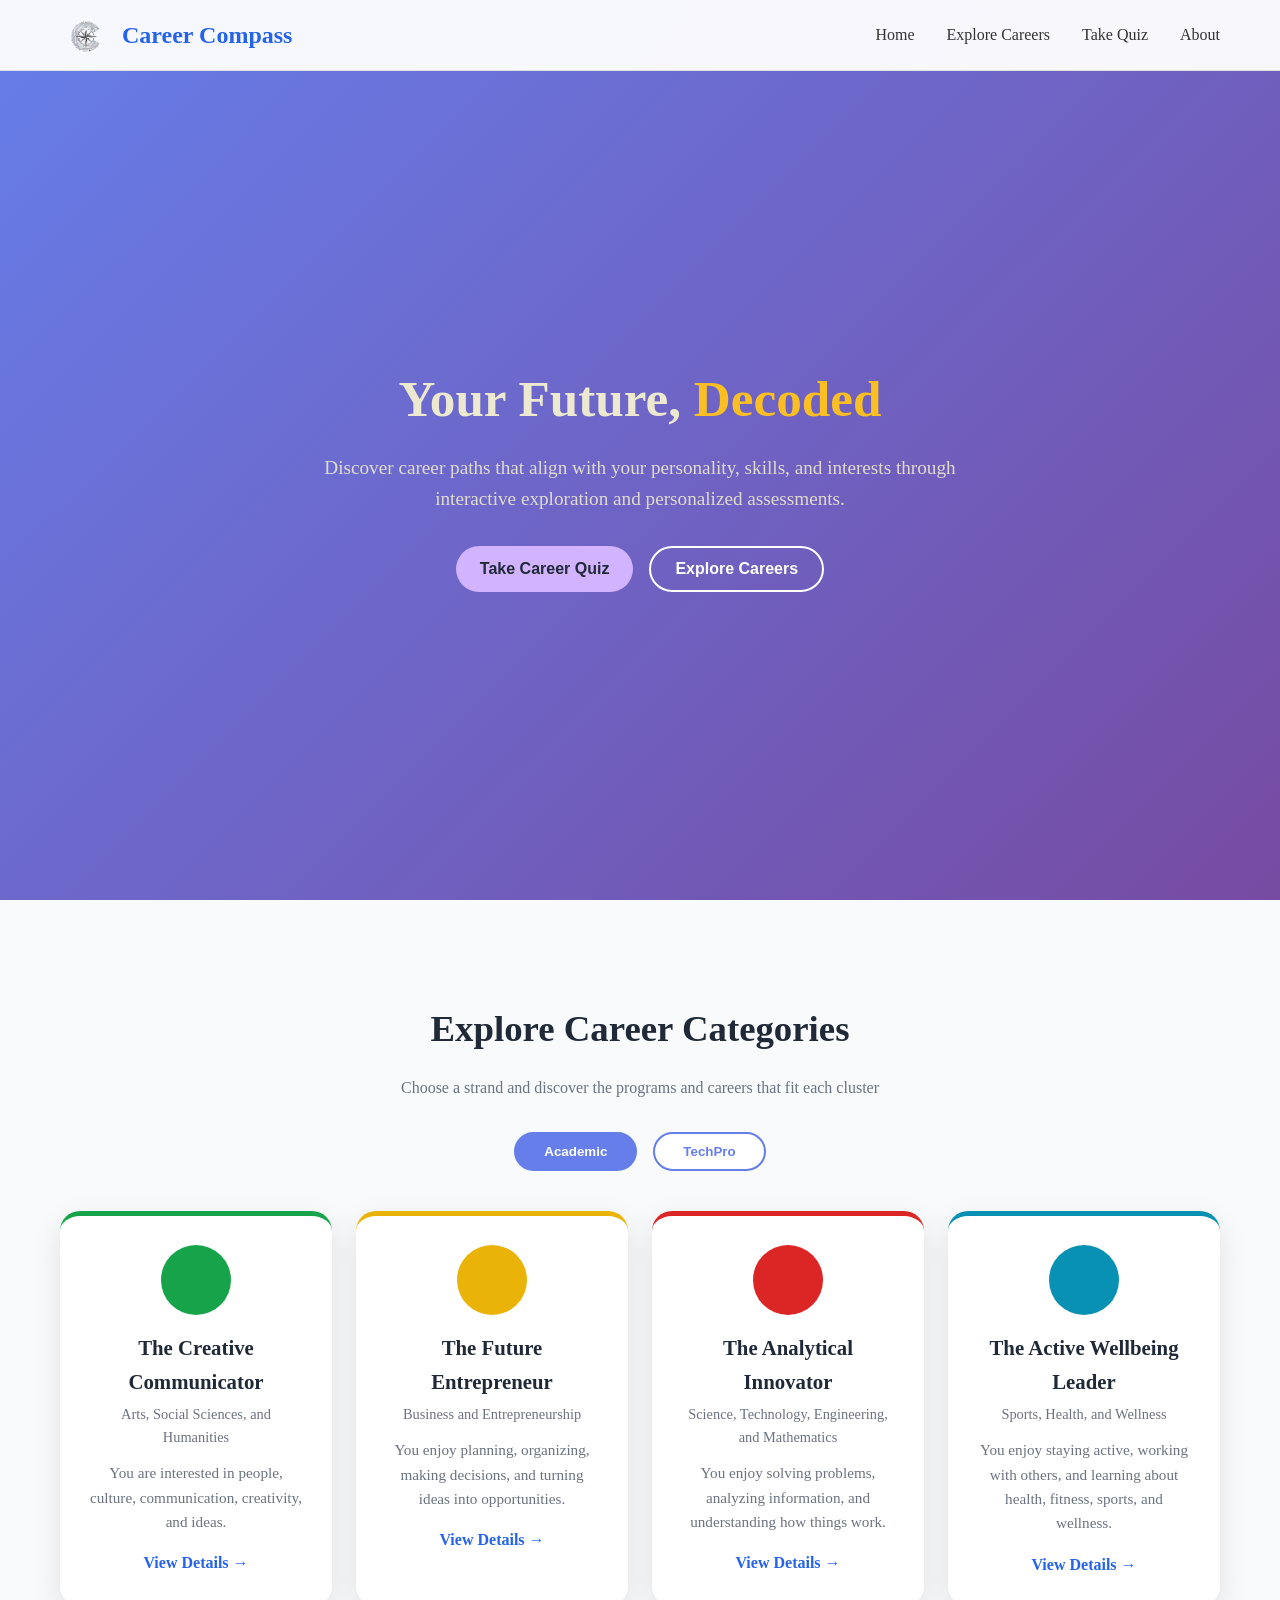
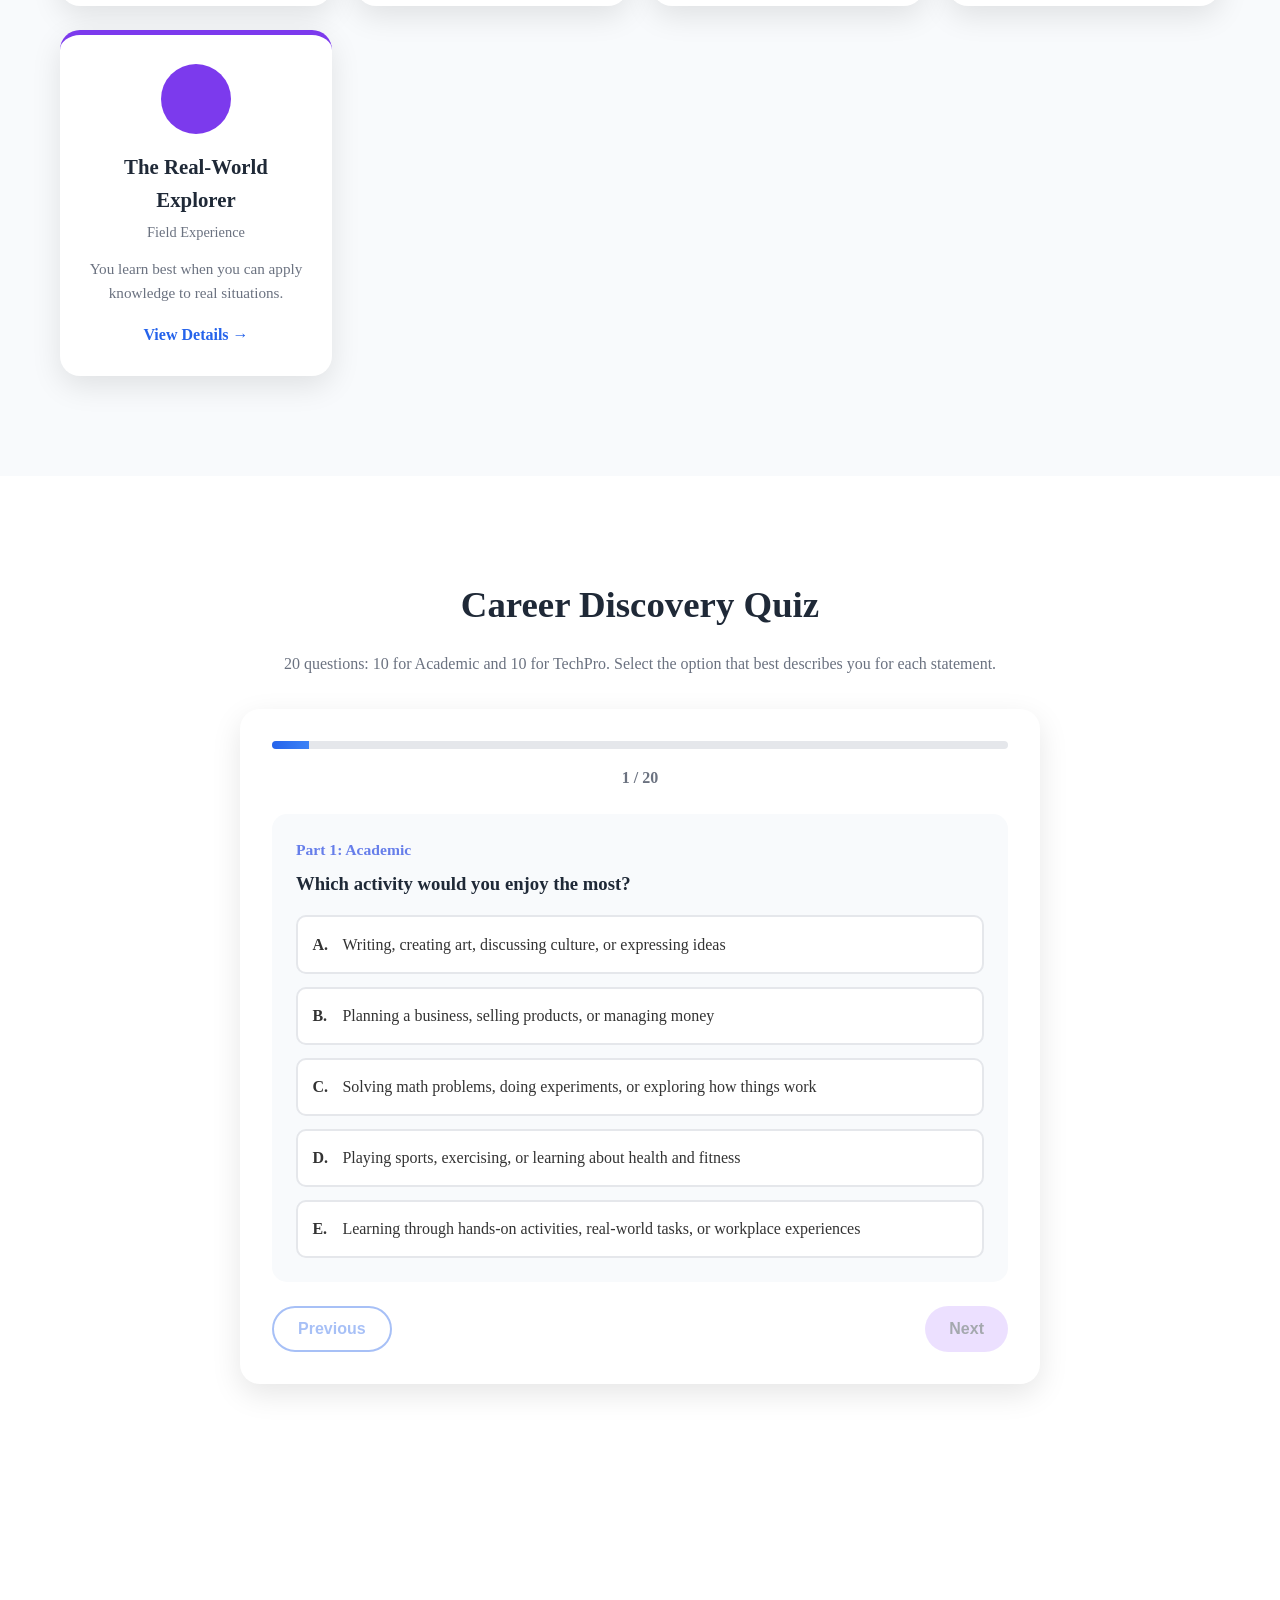
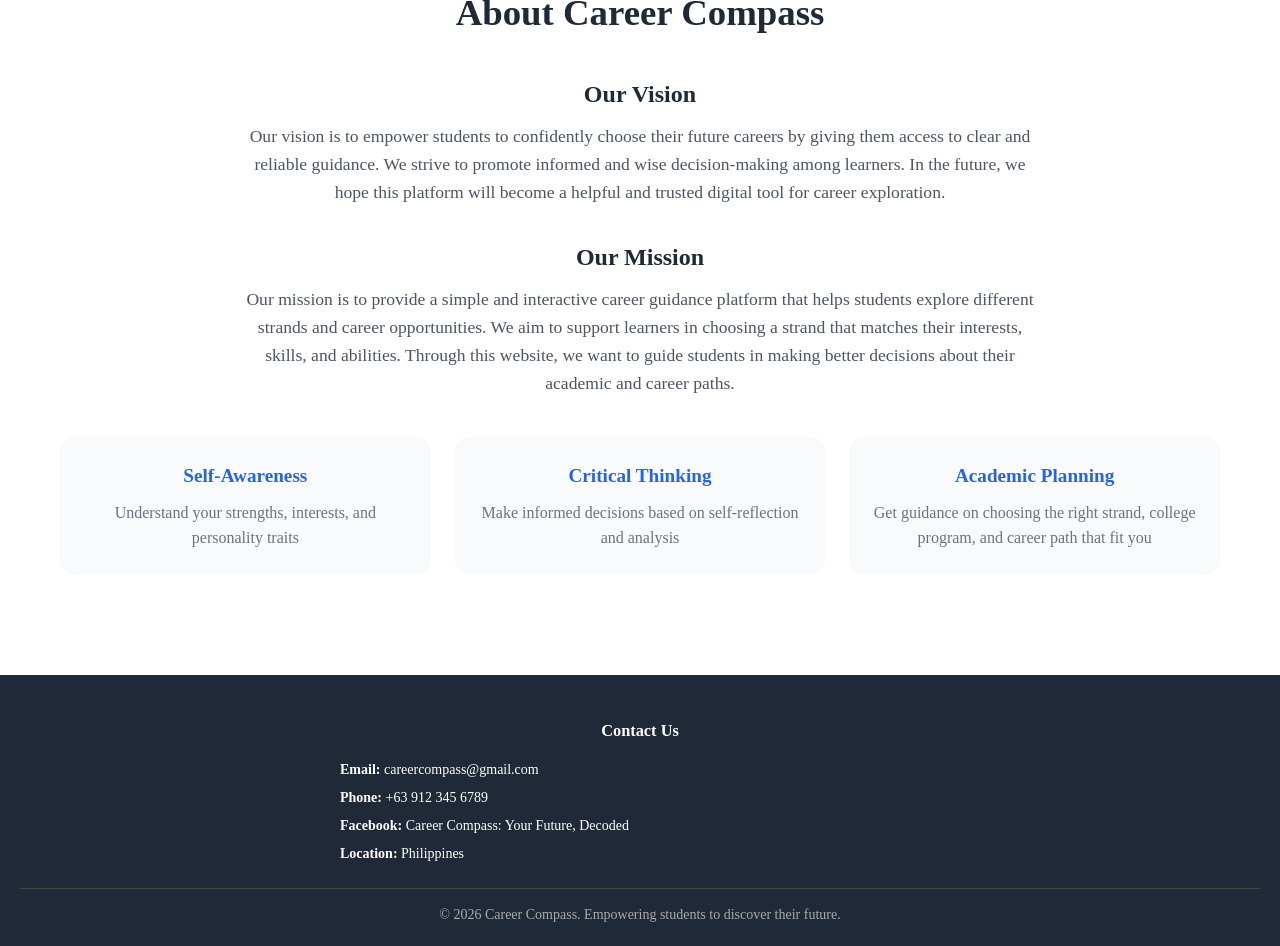
<file: index.html>
<!DOCTYPE html>
<html lang="en">
<head>
<meta charset="UTF-8">
<meta name="viewport" content="width=device-width, initial-scale=1.0">
<title>Career Compass: Your Future, Decoded</title>
<link rel="icon" type="image/png" sizes="32x32" href="images/favicon-32x32.png">
<link rel="stylesheet" href="style.css">
</head>
<body>
<nav class="navbar"><div class="nav-container">
<div class="nav-logo"><img src="image/logo.png" alt="Career Compass logo"><span>Career Compass</span></div>
<ul class="nav-menu">
<li><a href="#home" class="nav-link">Home</a></li>
<li><a href="#explore" class="nav-link">Explore Careers</a></li>
<li><a href="#quiz" class="nav-link">Take Quiz</a></li>
<li><a href="#about" class="nav-link">About</a></li>
</ul></div></nav>

<section id="home" class="hero" style="padding-top:80px"><div class="hero-content">
<h1>Your Future, <span class="highlight">Decoded</span></h1>
<p>Discover career paths that align with your personality, skills, and interests through interactive exploration and personalized assessments.</p>
<div class="hero-buttons">
<button class="btn btn-primary" onclick="go('quiz')">Take Career Quiz</button>
<button class="btn btn-secondary" onclick="go('explore')">Explore Careers</button>
</div></div></section>

<section id="explore" style="background:#f8fafc"><div class="container">
<h2>Explore Career Categories</h2>
<p class="sub">Choose a strand and discover the programs and careers that fit each cluster</p>
<div class="tabs"><button class="tab on" id="tA" onclick="show('A')">Academic</button><button class="tab" id="tT" onclick="show('T')">TechPro</button></div>
<div class="grid" id="cards"></div>
</div></section>

<div id="modal" class="modal"><div class="mc"><span class="close" onclick="closeM()">&times;</span><div id="mbody"></div></div></div>

<section id="quiz" class="quiz"><div class="container">
<h2>Career Discovery Quiz</h2>
<p class="sub">20 questions: 10 for Academic and 10 for TechPro. Select the option that best describes you for each statement.</p>
<div class="qc">
<div class="bar"><div id="prog"></div></div>
<div class="cnt"><span id="cur">1</span> / <span id="tot">20</span></div>
<div class="qcard"><h3 id="qt"></h3><div class="opts" id="opts"></div></div>
<div class="nav2">
<button id="prev" class="btn btn-outline" disabled>Previous</button>
<button id="next" class="btn btn-primary" disabled>Next</button>
<button id="sub" class="btn btn-success" style="display:none">Get Results</button>
</div></div></div></section>

<section id="results" class="res"><div class="container">
<h2>Your Career Matches</h2>
<div id="rc"></div>
<div class="ra"><button class="btn btn-outline" onclick="retake()">Retake Quiz</button> <button class="btn btn-primary" onclick="go('explore')">Explore Careers</button></div>
</div></section>

<section id="about" class="about"><div class="container">
<h2>About Career Compass</h2>
<h3 class="s">Our Vision</h3>
<p class="t">Our vision is to empower students to confidently choose their future careers by giving them access to clear and reliable guidance. We strive to promote informed and wise decision-making among learners. In the future, we hope this platform will become a helpful and trusted digital tool for career exploration.</p>
<h3 class="s">Our Mission</h3>
<p class="t">Our mission is to provide a simple and interactive career guidance platform that helps students explore different strands and career opportunities. We aim to support learners in choosing a strand that matches their interests, skills, and abilities. Through this website, we want to guide students in making better decisions about their academic and career paths.</p>
<div class="grid" style="margin-top:2.5rem">
<div class="feat"><h4>Self-Awareness</h4><p>Understand your strengths, interests, and personality traits</p></div>
<div class="feat"><h4>Critical Thinking</h4><p>Make informed decisions based on self-reflection and analysis</p></div>
<div class="feat"><h4>Academic Planning</h4><p>Get guidance on choosing the right strand, college program, and career path that fit you</p></div>
</div></div></section>

<footer>
<div class="fc"><h3>Contact Us</h3>
<div><b>Email:</b> careercompass@gmail.com</div>
<div><b>Phone:</b> +63 912 345 6789</div>
<div><b>Facebook:</b> Career Compass: Your Future, Decoded</div>
<div><b>Location:</b> Philippines</div></div>
<div class="fb">© 2026 Career Compass. Empowering students to discover their future.</div>
</footer>

<script src="script.js"></script>
</body>
</html>
</file>
<file: style.css>
*{margin:0;padding:0;box-sizing:border-box}
body{font-family:'Century Gothic','Times New Roman',Arial;line-height:1.6;color:#333;overflow-x:hidden;background:beige}
.container{max-width:1200px;margin:0 auto;padding:0 20px}
.navbar{position:fixed;top:0;width:100%;background:rgba(255,255,255,.95);backdrop-filter:blur(10px);border-bottom:1px solid rgba(0,0,0,.1);z-index:1000}
.nav-container{max-width:1200px;margin:0 auto;padding:0 20px;display:flex;justify-content:space-between;align-items:center;height:70px}
.nav-logo{display:flex;align-items:center;gap:10px;font-size:1.5rem;font-weight:700;color:#2563eb}.nav-logo img{height:52px;width:52px}
.nav-menu{display:flex;list-style:none;gap:2rem}
.nav-link{text-decoration:none;color:#333;font-weight:500}
.nav-link:hover{color:#2563eb}
.hero{min-height:100vh;display:flex;align-items:center;background:linear-gradient(135deg,#667eea,#764ba2);color:#EDE8D0;padding:80px 20px 20px}
.hero-content{max-width:700px;margin:0 auto;text-align:center}
.hero-content h1{font-size:3.2rem;line-height:1.2;margin-bottom:1.5rem}
.highlight{color:#fbbf24}
.hero-content p{font-size:1.2rem;margin-bottom:2rem;opacity:.9}
.hero-buttons{display:flex;gap:1rem;flex-wrap:wrap;justify-content:center}
.btn{padding:12px 24px;border:none;border-radius:50px;font-weight:600;cursor:pointer;font-size:1rem;transition:.3s;touch-action:manipulation}
.btn:disabled{opacity:.4;cursor:not-allowed}
.btn-primary{background:#d1b3ff;color:#1f2937}
.btn-primary:hover:not(:disabled){background:#c8a2c8}
.btn-secondary{background:transparent;color:#fff;border:2px solid #fff}
.btn-secondary:hover{background:#fff;color:#667eea}
.btn-outline{background:transparent;color:#2563eb;border:2px solid #2563eb}
.btn-success{background:#10b981;color:#fff}
section{padding:100px 0}
h2{text-align:center;font-size:2.3rem;color:#1f2937;margin-bottom:1rem}
.sub{text-align:center;color:#6b7280;margin-bottom:2rem}
.tabs{display:flex;justify-content:center;gap:1rem;margin-bottom:2.5rem}
.tab{padding:10px 28px;border-radius:50px;border:2px solid #667eea;background:#fff;color:#667eea;font-weight:600;cursor:pointer}
.tab.on{background:#667eea;color:#fff}
.grid{display:grid;grid-template-columns:repeat(auto-fit,minmax(260px,1fr));gap:1.5rem}
.card{background:#fff;border-radius:20px;padding:1.8rem;text-align:center;box-shadow:0 10px 30px rgba(0,0,0,.1);cursor:pointer;transition:.3s;border-top:5px solid var(--c)}
.card:hover{transform:translateY(-8px)}
.ic{width:70px;height:70px;border-radius:50%;background:var(--c);display:flex;align-items:center;justify-content:center;margin:0 auto 1rem;font-size:2rem;font-weight:700;color:#fff}
.card h3{font-size:1.3rem;color:#1f2937}
.card .cl{color:#6b7280;font-size:.9rem;margin:.3rem 0 .8rem}
.card p{color:#6b7280;font-size:.95rem;margin-bottom:1rem}
.more{color:#2563eb;font-weight:600}
.modal{display:none;position:fixed;z-index:2000;inset:0;background:rgba(0,0,0,.8);overflow:auto}
.mc{background:#fff;margin:5% auto;border-radius:20px;width:90%;max-width:800px;position:relative}
.close{position:absolute;right:20px;top:15px;font-size:2rem;cursor:pointer;color:#fff}
.mh{background:linear-gradient(135deg,#2563eb,#3b82f6);color:#fff;padding:2rem;border-radius:20px 20px 0 0}
.mb{padding:2rem}
.mb h4{margin:1rem 0 .5rem;color:#1f2937}
.tags{display:flex;flex-wrap:wrap;gap:.5rem}
.tag{background:#e5e7eb;padding:.4rem 1rem;border-radius:20px;font-size:.9rem}
.tag.g{background:#dbeafe;color:#1e40af}
.quiz{background:#fff}
.qc{max-width:800px;margin:0 auto;border-radius:20px;box-shadow:0 10px 30px rgba(0,0,0,.1);padding:2rem}
.bar{height:8px;background:#e5e7eb;border-radius:10px;overflow:hidden;margin-bottom:1rem}
#prog{height:100%;width:0;background:linear-gradient(90deg,#2563eb,#3b82f6);transition:.3s}
.cnt{text-align:center;font-weight:600;color:#6b7280;margin-bottom:1.5rem}
.qcard{background:#f8fafc;padding:1.5rem;border-radius:15px;margin-bottom:1.5rem}
.qcard h3{margin-bottom:1rem;color:#1f2937}
.opts{display:grid;gap:.8rem}
.opt{background:#fff;border:2px solid #e5e7eb;border-radius:10px;padding:.9rem;cursor:pointer;display:flex;gap:10px;touch-action:manipulation}
.opt:hover,.opt.sel{border-color:#2563eb;background:#eff6ff}
.opt.sel{color:#2563eb}
.opt b{min-width:20px}
.nav2{display:flex;justify-content:space-between;gap:1rem}
.res{background:#f8fafc;display:none}
.match{background:#fff;border-radius:15px;padding:1.8rem;margin-bottom:1.5rem;box-shadow:0 5px 15px rgba(0,0,0,.1);border-left:5px solid #2563eb}
.match.top{border-left-color:#fbbf24;background:#fffbeb}
.mhd{display:flex;justify-content:space-between;align-items:center;gap:1rem;margin-bottom:.5rem}
.pct{background:#2563eb;color:#fff;padding:.4rem 1rem;border-radius:20px;font-weight:600;white-space:nowrap}
.match p{color:#6b7280}
.ra{text-align:center;margin-top:2rem}
.about{background:#fff}
.about p.t{text-align:center;max-width:800px;margin:0 auto 1.5rem;font-size:1.1rem;color:#4b5563}
.about h3.s{text-align:center;color:#1f2937;margin:2rem 0 .5rem;font-size:1.5rem}
.feat{text-align:center;padding:1.5rem;background:#f8fafc;border-radius:15px}
.feat h4{font-size:1.2rem;color:#2563eb;margin-bottom:.5rem}
.feat p{color:#6b7280}
.fc{max-width:600px;margin:0 auto 20px;text-align:left;color:#fff;line-height:2}
.fc h3{text-align:center;color:#fff;margin-bottom:.5rem}
.fc h4{text-align:center;color:#fbbf24;margin-bottom:.5rem}
.fb{border-top:1px solid #444;padding-top:15px;margin-top:20px}
footer{background:#1f2937;color:#aaa;text-align:center;padding:40px 20px 20px;font-size:14px}
@media(max-width:768px){.nav-menu{gap:1rem;font-size:.85rem}.hero-content h1{font-size:2.2rem}}
</file>
